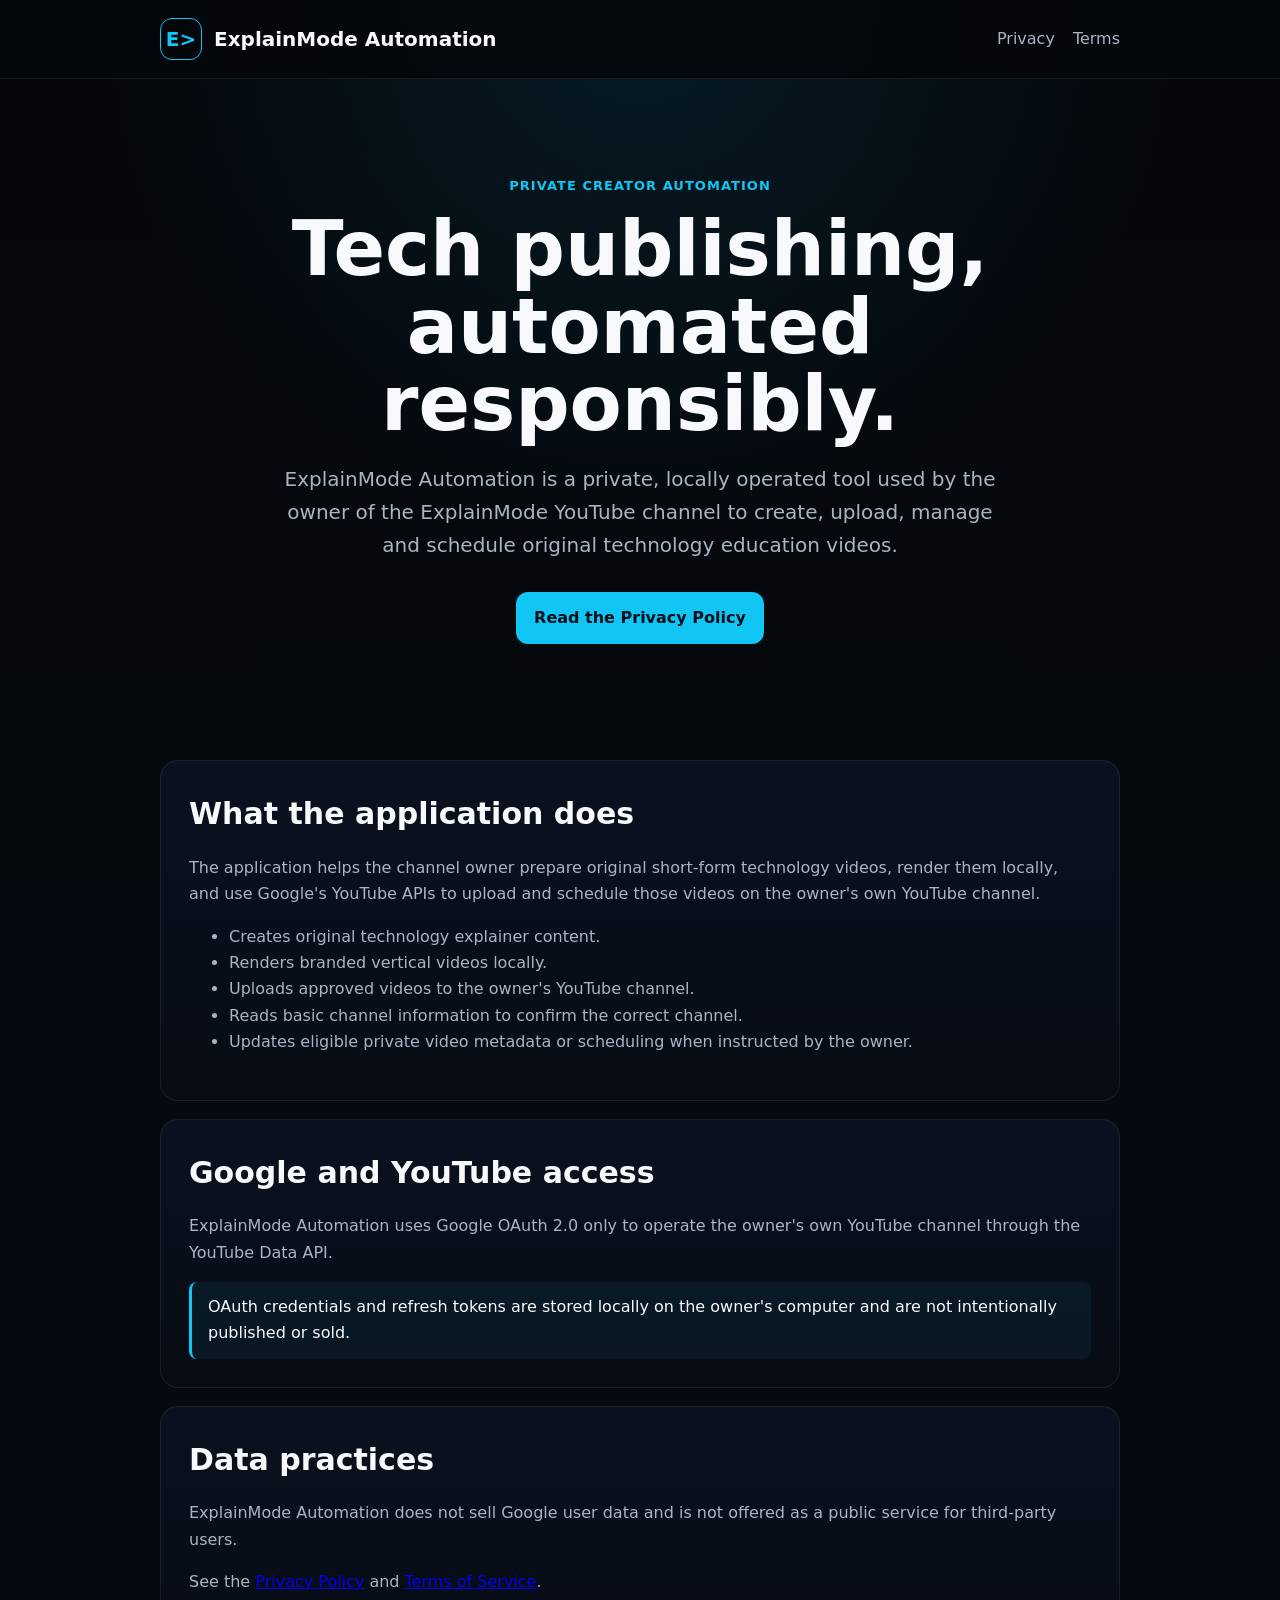
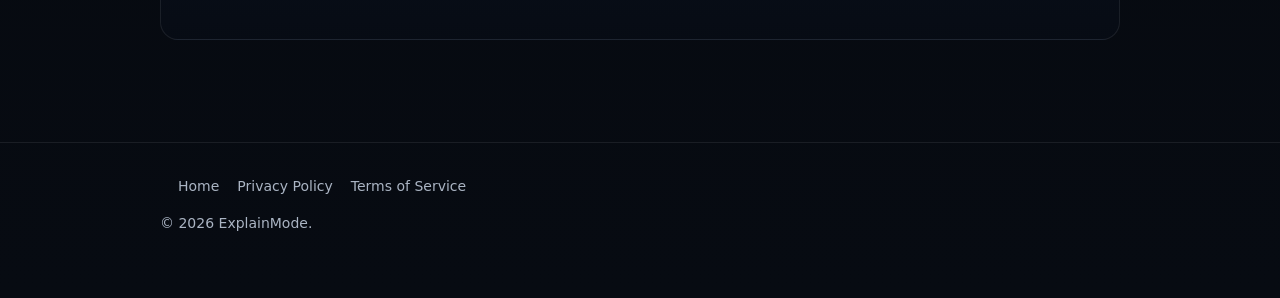
<file: index.html>
<!doctype html><html lang="en"><head><meta charset="utf-8"><meta name="viewport" content="width=device-width,initial-scale=1"><meta name="description" content="ExplainMode Automation is a private local workflow used to create and publish original technology videos to the ExplainMode YouTube channel."><title>ExplainMode Automation</title><link rel="stylesheet" href="styles.css"></head><body>
<header><div class="container"><nav><div class="brand"><span class="mark">E&gt;</span> ExplainMode Automation</div><div><a href="privacy.html">Privacy</a><a href="terms.html">Terms</a></div></nav></div></header>
<main><section class="hero"><div class="container"><div class="eyebrow">Private creator automation</div><h1>Tech publishing,<br>automated responsibly.</h1><p>ExplainMode Automation is a private, locally operated tool used by the owner of the ExplainMode YouTube channel to create, upload, manage and schedule original technology education videos.</p><a class="cta" href="privacy.html">Read the Privacy Policy</a></div></section>
<section><div class="container"><div class="card"><h2>What the application does</h2><p>The application helps the channel owner prepare original short-form technology videos, render them locally, and use Google's YouTube APIs to upload and schedule those videos on the owner's own YouTube channel.</p><ul><li>Creates original technology explainer content.</li><li>Renders branded vertical videos locally.</li><li>Uploads approved videos to the owner's YouTube channel.</li><li>Reads basic channel information to confirm the correct channel.</li><li>Updates eligible private video metadata or scheduling when instructed by the owner.</li></ul></div>
<div class="card"><h2>Google and YouTube access</h2><p>ExplainMode Automation uses Google OAuth 2.0 only to operate the owner's own YouTube channel through the YouTube Data API.</p><div class="notice">OAuth credentials and refresh tokens are stored locally on the owner's computer and are not intentionally published or sold.</div></div>
<div class="card"><h2>Data practices</h2><p>ExplainMode Automation does not sell Google user data and is not offered as a public service for third-party users.</p><p>See the <a href="privacy.html">Privacy Policy</a> and <a href="terms.html">Terms of Service</a>.</p></div></div></section></main>
<footer><div class="container"><div class="footer-links"><a href="/">Home</a><a href="privacy.html">Privacy Policy</a><a href="terms.html">Terms of Service</a></div><p>© 2026 ExplainMode.</p></div></footer></body></html>
</file>
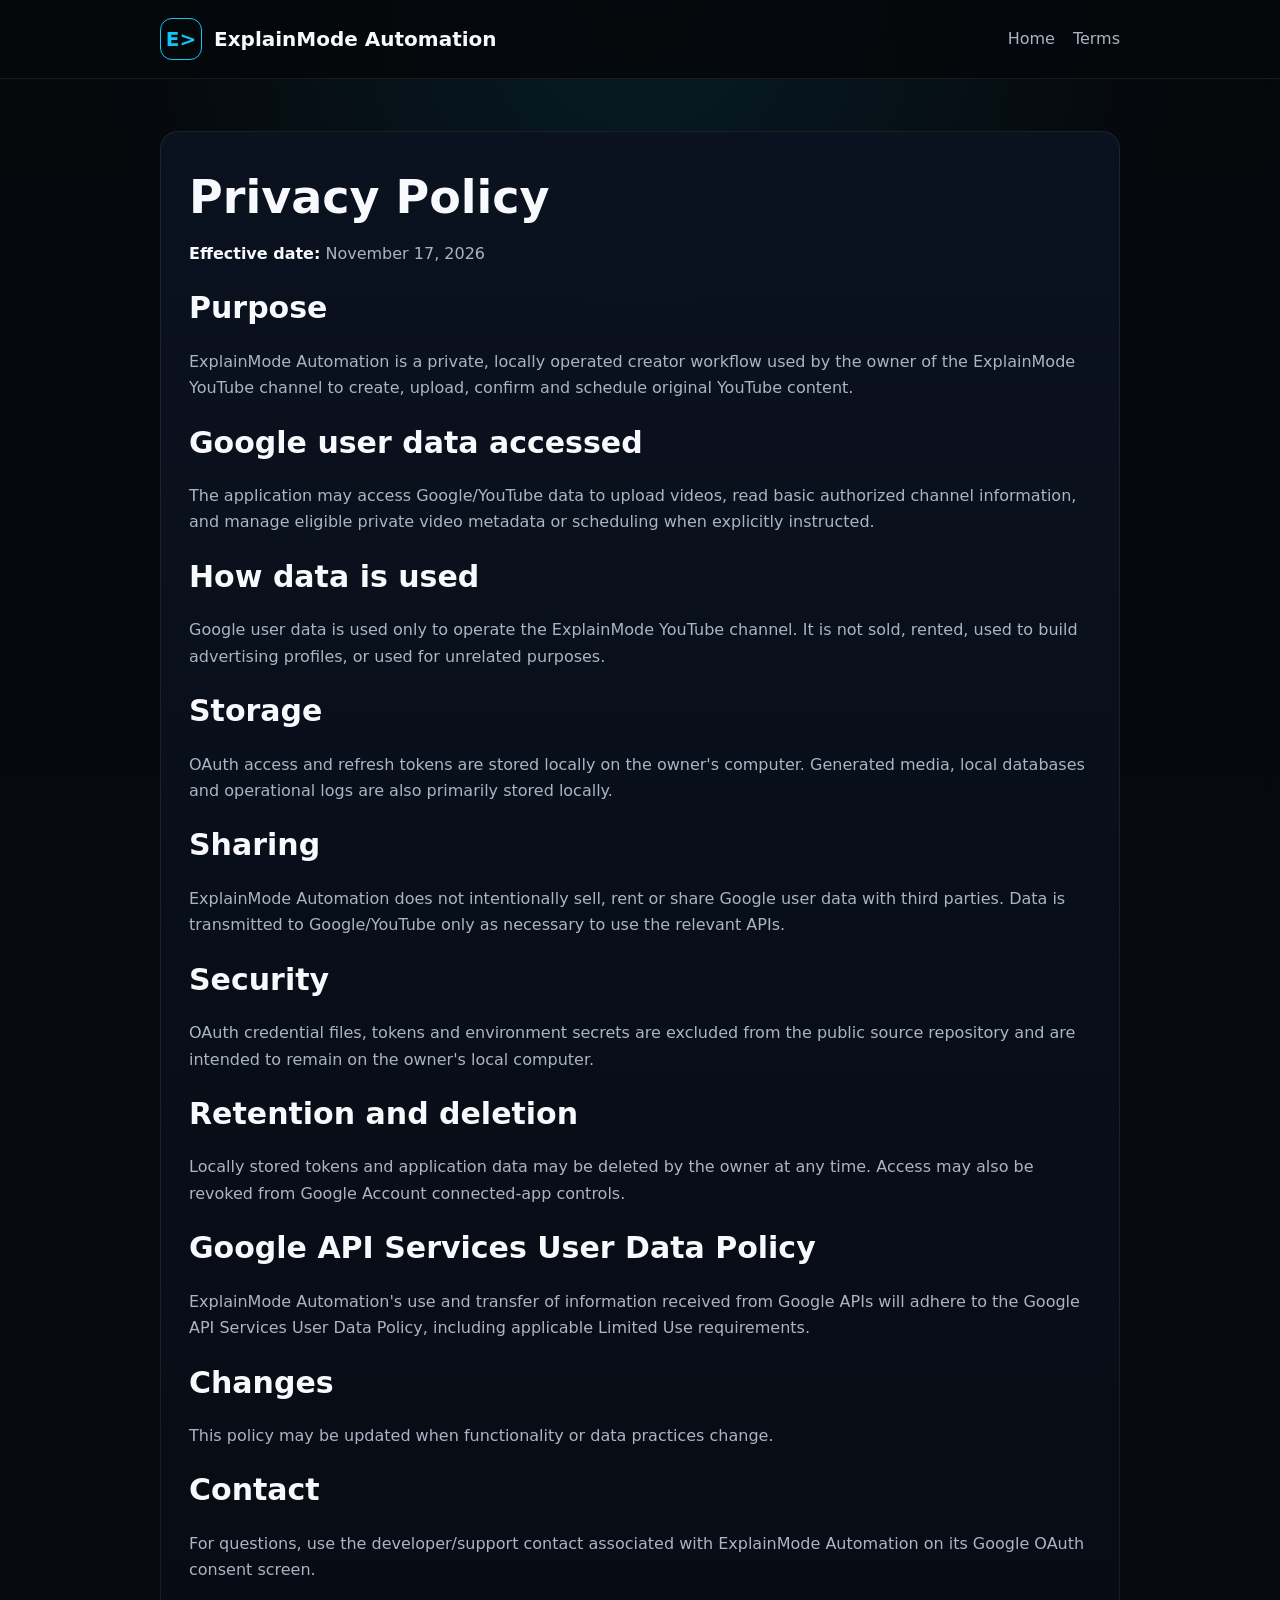
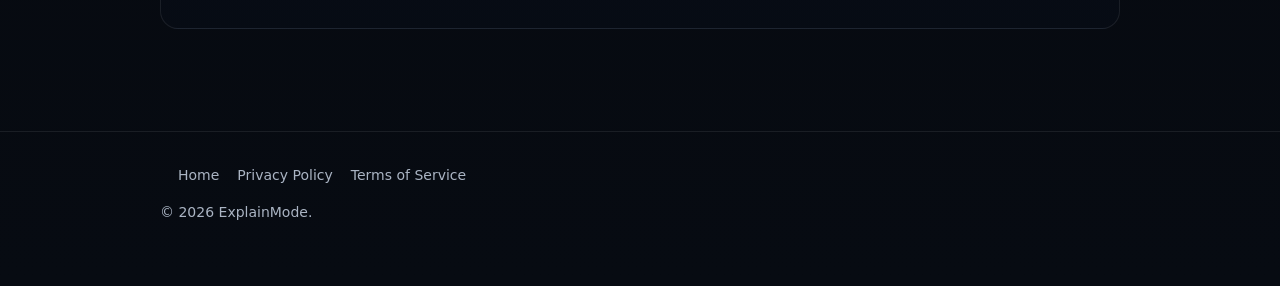
<file: privacy.html>
<!doctype html><html lang="en"><head><meta charset="utf-8"><meta name="viewport" content="width=device-width,initial-scale=1"><title>Privacy Policy — ExplainMode Automation</title><link rel="stylesheet" href="styles.css"></head><body>
<header><div class="container"><nav><div class="brand"><span class="mark">E&gt;</span> ExplainMode Automation</div><div><a href="/">Home</a><a href="terms.html">Terms</a></div></nav></div></header>
<main class="container"><section><div class="card"><h1 style="font-size:46px">Privacy Policy</h1><p><strong>Effective date:</strong> November 17, 2026</p>
<h2>Purpose</h2><p>ExplainMode Automation is a private, locally operated creator workflow used by the owner of the ExplainMode YouTube channel to create, upload, confirm and schedule original YouTube content.</p>
<h2>Google user data accessed</h2><p>The application may access Google/YouTube data to upload videos, read basic authorized channel information, and manage eligible private video metadata or scheduling when explicitly instructed.</p>
<h2>How data is used</h2><p>Google user data is used only to operate the ExplainMode YouTube channel. It is not sold, rented, used to build advertising profiles, or used for unrelated purposes.</p>
<h2>Storage</h2><p>OAuth access and refresh tokens are stored locally on the owner's computer. Generated media, local databases and operational logs are also primarily stored locally.</p>
<h2>Sharing</h2><p>ExplainMode Automation does not intentionally sell, rent or share Google user data with third parties. Data is transmitted to Google/YouTube only as necessary to use the relevant APIs.</p>
<h2>Security</h2><p>OAuth credential files, tokens and environment secrets are excluded from the public source repository and are intended to remain on the owner's local computer.</p>
<h2>Retention and deletion</h2><p>Locally stored tokens and application data may be deleted by the owner at any time. Access may also be revoked from Google Account connected-app controls.</p>
<h2>Google API Services User Data Policy</h2><p>ExplainMode Automation's use and transfer of information received from Google APIs will adhere to the Google API Services User Data Policy, including applicable Limited Use requirements.</p>
<h2>Changes</h2><p>This policy may be updated when functionality or data practices change.</p>
<h2>Contact</h2><p>For questions, use the developer/support contact associated with ExplainMode Automation on its Google OAuth consent screen.</p>
</div></section></main>
<footer><div class="container"><div class="footer-links"><a href="/">Home</a><a href="privacy.html">Privacy Policy</a><a href="terms.html">Terms of Service</a></div><p>© 2026 ExplainMode.</p></div></footer></body></html>
</file>
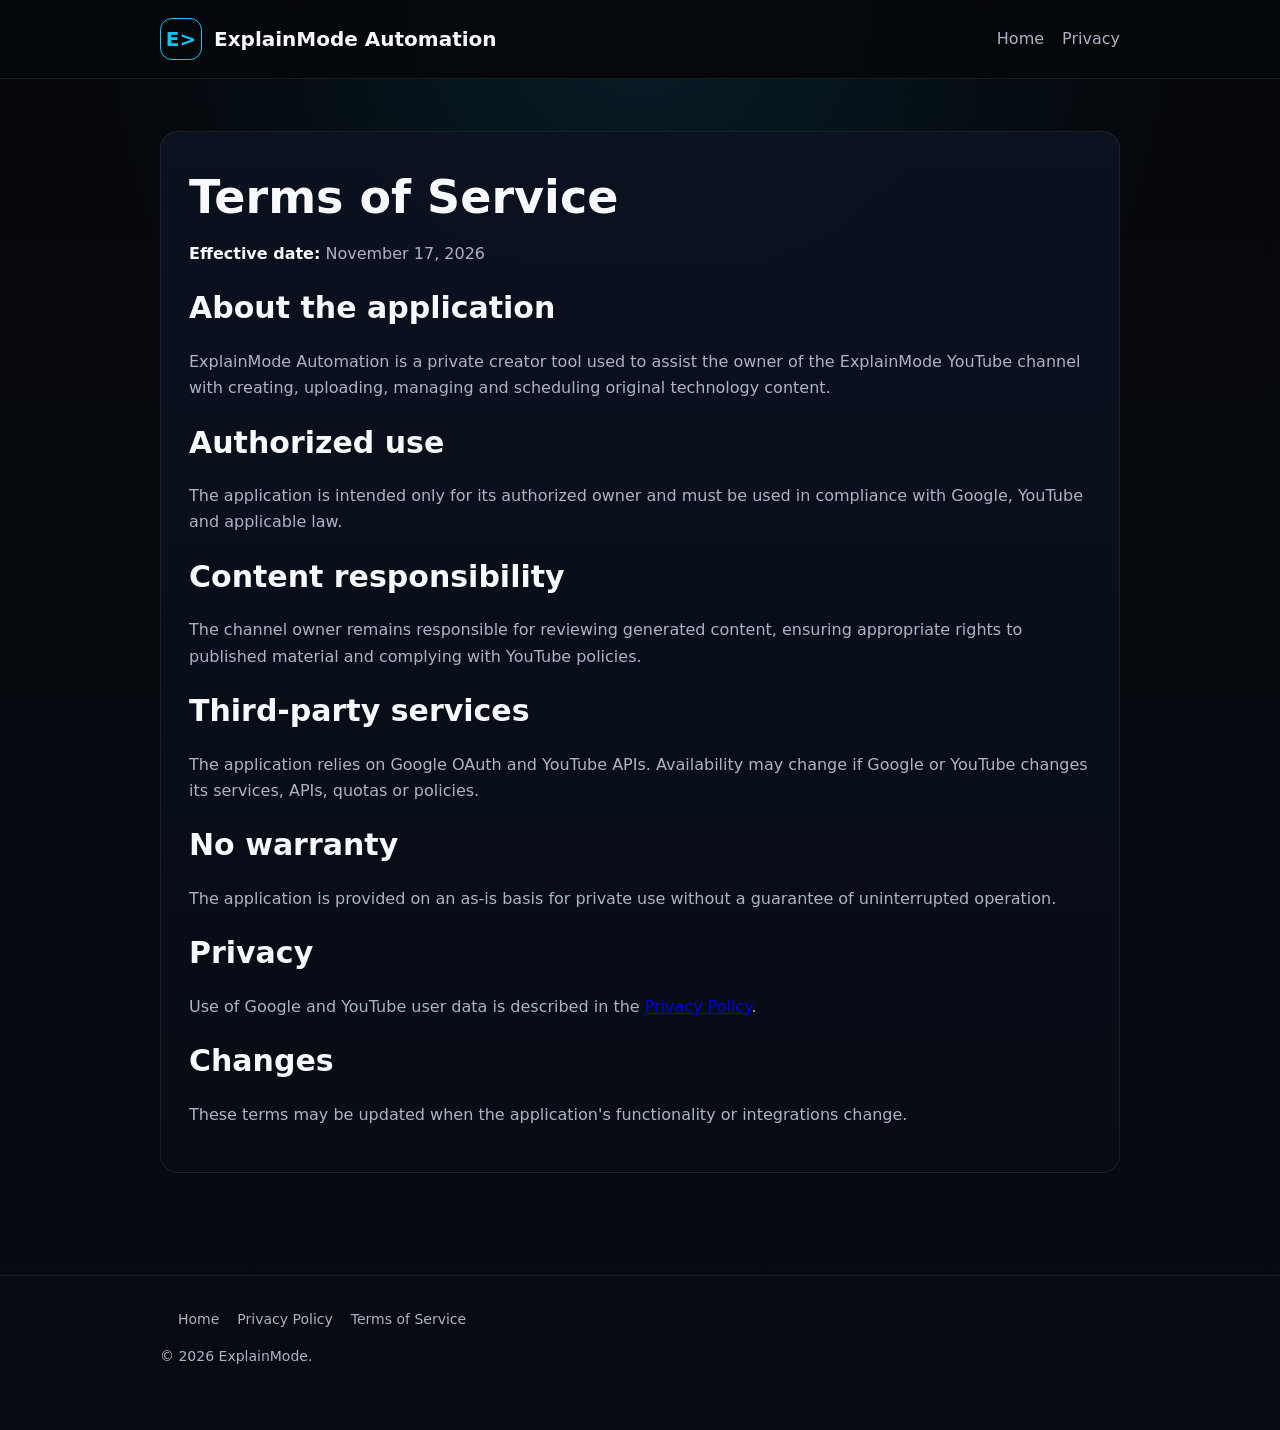
<file: terms.html>
<!doctype html><html lang="en"><head><meta charset="utf-8"><meta name="viewport" content="width=device-width,initial-scale=1"><title>Terms of Service — ExplainMode Automation</title><link rel="stylesheet" href="styles.css"></head><body>
<header><div class="container"><nav><div class="brand"><span class="mark">E&gt;</span> ExplainMode Automation</div><div><a href="/">Home</a><a href="privacy.html">Privacy</a></div></nav></div></header>
<main class="container"><section><div class="card"><h1 style="font-size:46px">Terms of Service</h1><p><strong>Effective date:</strong> November 17, 2026</p>
<h2>About the application</h2><p>ExplainMode Automation is a private creator tool used to assist the owner of the ExplainMode YouTube channel with creating, uploading, managing and scheduling original technology content.</p>
<h2>Authorized use</h2><p>The application is intended only for its authorized owner and must be used in compliance with Google, YouTube and applicable law.</p>
<h2>Content responsibility</h2><p>The channel owner remains responsible for reviewing generated content, ensuring appropriate rights to published material and complying with YouTube policies.</p>
<h2>Third-party services</h2><p>The application relies on Google OAuth and YouTube APIs. Availability may change if Google or YouTube changes its services, APIs, quotas or policies.</p>
<h2>No warranty</h2><p>The application is provided on an as-is basis for private use without a guarantee of uninterrupted operation.</p>
<h2>Privacy</h2><p>Use of Google and YouTube user data is described in the <a href="privacy.html">Privacy Policy</a>.</p>
<h2>Changes</h2><p>These terms may be updated when the application's functionality or integrations change.</p>
</div></section></main>
<footer><div class="container"><div class="footer-links"><a href="/">Home</a><a href="privacy.html">Privacy Policy</a><a href="terms.html">Terms of Service</a></div><p>© 2026 ExplainMode.</p></div></footer></body></html>
</file>
<file: styles.css>
:root{--bg:#05070b;--panel:#0b1220;--text:#f7f9fc;--muted:#aab4c3;--accent:#11c5f5}
*{box-sizing:border-box}body{margin:0;font-family:Inter,system-ui,-apple-system,BlinkMacSystemFont,"Segoe UI",sans-serif;background:radial-gradient(circle at 50% 0%,rgba(17,197,245,.11),transparent 34rem),linear-gradient(180deg,#05070b,#070b12);color:var(--text);line-height:1.65}
.container{width:min(960px,calc(100% - 40px));margin:auto}header{border-bottom:1px solid rgba(255,255,255,.08);background:rgba(5,7,11,.9)}
nav{display:flex;align-items:center;justify-content:space-between;padding:18px 0}.brand{display:flex;align-items:center;gap:12px;font-weight:800;font-size:20px}.mark{width:42px;height:42px;border:1px solid var(--accent);border-radius:12px;display:grid;place-items:center;color:var(--accent);font-weight:900}
nav a,.footer-links a{color:var(--muted);text-decoration:none;margin-left:18px}.hero{padding:96px 0 64px;text-align:center}.eyebrow{color:var(--accent);font-weight:700;letter-spacing:.08em;text-transform:uppercase;font-size:13px}
h1{font-size:clamp(42px,8vw,76px);line-height:1.02;margin:14px 0 20px}.hero p{max-width:720px;margin:0 auto;color:var(--muted);font-size:20px}.cta{display:inline-block;margin-top:30px;padding:13px 18px;border-radius:12px;background:var(--accent);color:#001018;text-decoration:none;font-weight:800}
section{padding:34px 0}.card{background:linear-gradient(180deg,rgba(11,18,32,.96),rgba(7,12,21,.96));border:1px solid rgba(255,255,255,.08);border-radius:18px;padding:28px;margin:18px 0}h2{font-size:30px;margin:0 0 12px}p,li{color:var(--muted)}strong{color:var(--text)}
.notice{border-left:3px solid var(--accent);padding:12px 16px;background:rgba(17,197,245,.06);border-radius:8px}footer{margin-top:50px;border-top:1px solid rgba(255,255,255,.08);padding:32px 0 48px;color:var(--muted);font-size:14px}
</file>
